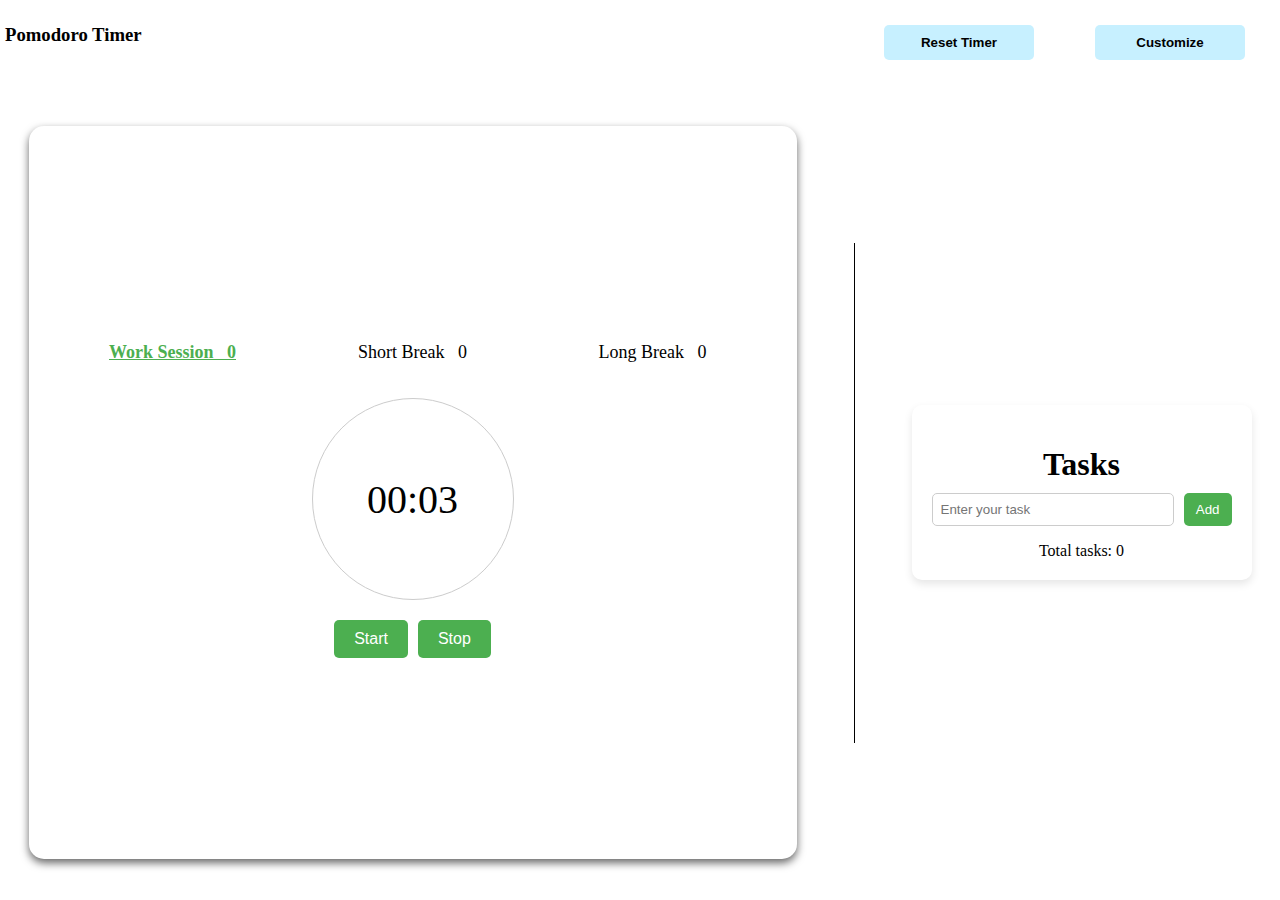
<file: PomodoroTimer/index.html>
<!DOCTYPE html>
<html lang="en">
<head>
    <meta charset="UTF-8">
    <meta name="viewport" content="width=device-width, initial-scale=1.0">
    <link rel="stylesheet" href="style.css">
    <audio id="alarm" src="audio/alarm.wav"></audio>
    <title>Pomodoro Timer</title>
</head>
<body>
    <div class="container">
        <nav>
            <h3>Pomodoro Timer</h3>
            <div class="nav-buttons">
                <button onclick="resetAll()"><strong>Reset Timer</strong></button>
                <button onclick="customize()"><strong>Customize</strong></button>
            </div>
        </nav>
        <div class="main">
            <div class="timer">
                <ul class="options">
                    <li id="work" onclick="worktime()">Work Session  &nbsp;&nbsp;0</li>
                    <li id="short" onclick="shortbreak()">Short Break &nbsp;&nbsp;0</li>
                    <li id="long" onclick="longbreak()">Long Break &nbsp;&nbsp;0</li>
                </ul>
                <div class="time">
                    <span id="minutes">00</span>
                    <span>:</span>
                    <span id="seconds">03</span>
                </div>
                <div class="buttons">
                    <button id="start" onclick="starttime()">Start</button>
                    <button id="pause" onclick="stoptime()">Stop</button>
                </div>
            </div>
            <div class="Ligne"></div>
            <div class="tasks-container">
                <h1>Tasks</h1>
                <div class="task">
                    <input type="text" id="task" placeholder="Enter your task">
                    <button onclick="addTask()">Add</button>
                </div>
                <div class="tasks">
                    <ul id="tasks"></ul>
                </div>
                <div class="task-counter">Total tasks: <span id="task-count">0</span></div>
            </div>
        </div>
    </div>
    <script src="main.js"></script>
</body>
</html>
</file>
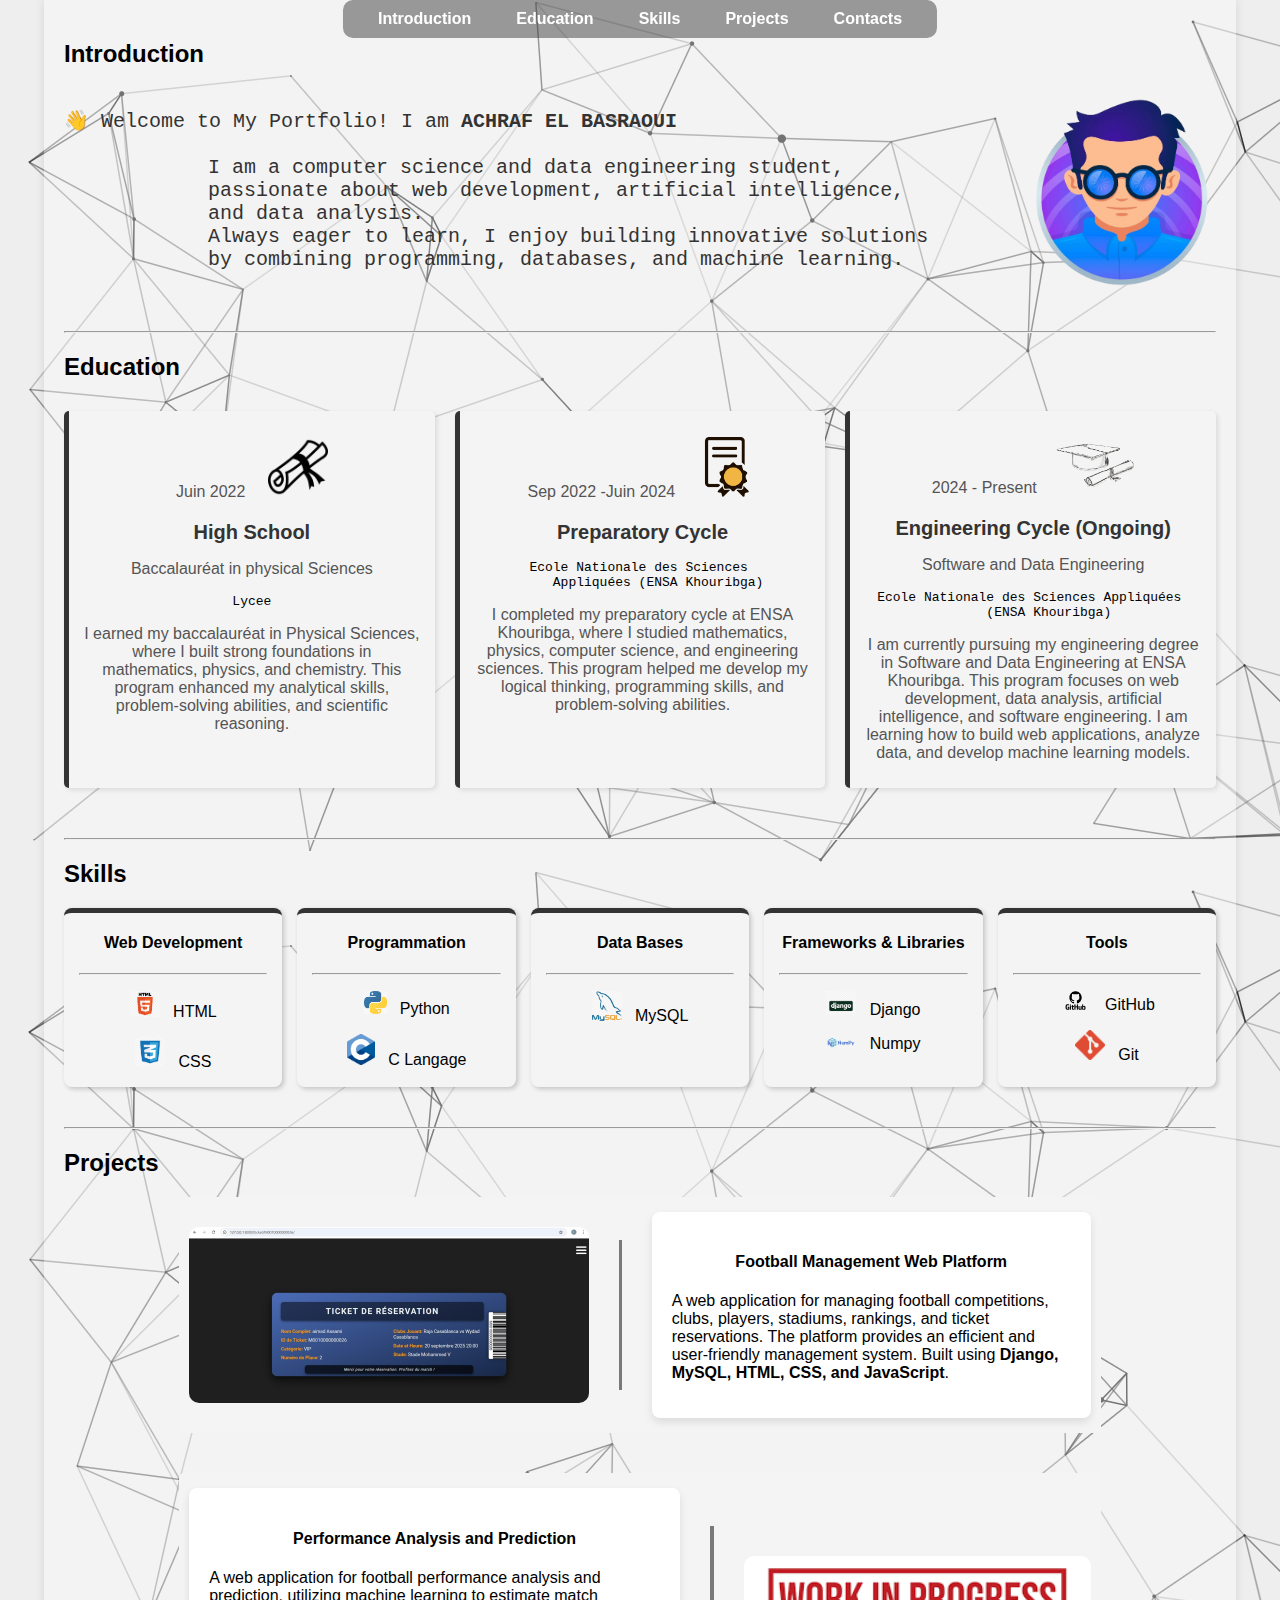
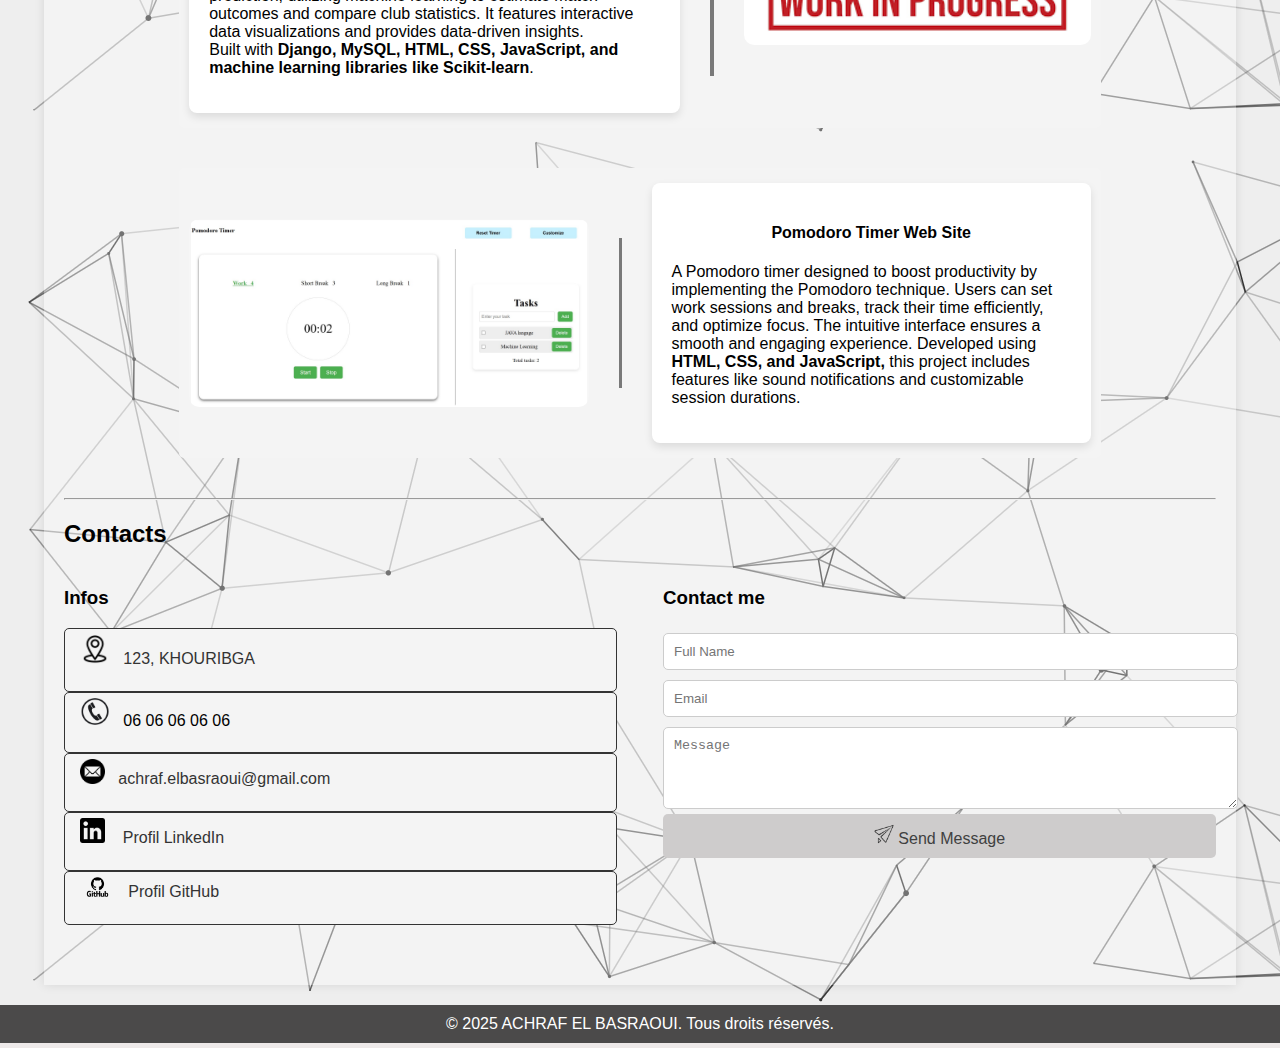
<file: PORTFOLIO/index.html>
<!DOCTYPE html>
<html lang="en">
<head>
    <meta charset="UTF-8">
    <meta name="viewport" content="width=device-width, initial-scale=1.0">
    <title>Portfolio</title>
    <link rel="stylesheet" href="style.css">
</head>
<body>
    <nav>
        <a href="#intro">Introduction</a>
        <a href="#education">Education</a>
        <a href="#skills">Skills</a>
        <a href="#projects">Projects</a>
        <a href="#contacts">Contacts</a>
    </nav>
    
    <div class="container">
        <section id="intro" class="section">
            <h2>Introduction</h2>
            <div class="intro">
                <pre>👋 Welcome to My Portfolio! I am <strong class="nom">ACHRAF EL BASRAOUI</strong>
        
            I am a computer science and data engineering student, 
            passionate about web development, artificial intelligence, 
            and data analysis. 
            Always eager to learn, I enjoy building innovative solutions 
            by combining programming, databases, and machine learning.</pre>
                <img src="images/avatar.png" alt="logo" title="ACHRAF EL BASRAOUI" >
            </div>
        </section>
        <hr>
        <section id="education" class="section">
            <h2>Education</h2>
            <div class="education">
                <div class="baccalaureat">
                    <p>Juin 2022 &nbsp;&nbsp;&nbsp;&nbsp;<img src="images/bac.png" alt="images" width="60px"></p>
                    <h3>High School </h3>
                    <p>Baccalauréat in physical Sciences</p>
                    <p><pre>Lycee</pre></p>
                    <p>
                        I earned my baccalauréat in Physical Sciences, where I built strong foundations in mathematics, physics, and chemistry. This program enhanced my analytical skills, problem-solving abilities, and scientific reasoning. 
                    </p>
                    
                </div>
                <div class="prepa">
                    <p>Sep 2022 -Juin 2024 &nbsp;&nbsp;&nbsp;&nbsp;<img src="images/prep.png" alt="images" width="60px"></p>
                    <h3>Preparatory Cycle</h3>
                    <p><pre>Ecole Nationale des Sciences 
    Appliquées (ENSA Khouribga)</pre></p>
                    <p>
                        I completed my preparatory cycle at ENSA Khouribga, where I studied mathematics, physics, computer science, and engineering sciences. This program helped me develop my logical thinking, programming skills, and problem-solving abilities.
                    </p>
                </div>
                <div class="IID">
                    <p> 2024 - Present &nbsp;&nbsp;&nbsp;<img src="images/grad.png" alt="images" width="80px"></p>
                    <h3>Engineering Cycle (Ongoing) </h3>
                    <p>Software and Data Engineering</p>
                    <p><pre>Ecole Nationale des Sciences Appliquées 
    (ENSA Khouribga)</pre></p>
                    <p>
                        I am currently pursuing my engineering degree in Software and Data Engineering at ENSA Khouribga. This program focuses on web development, data analysis, artificial intelligence, and software engineering. I am learning how to build web applications, analyze data, and develop machine learning models.
                    </p>
                </div>
            </div>
        </section>
        <hr>
        <section id="skills" class="section">
            <h2>Skills</h2>
            <div class="skills">
                <div class="dev">
                    <h4>Web Development</h4>
                    <hr>
                    <p><img src="images/html_logo.png" alt="html" width="30px">&nbsp;&nbsp;  HTML</p>
                    <p><img src="images/css_logo.png" alt="css" width="30px">&nbsp;&nbsp;  CSS</p>
                </div>
                <div class="prog">
                    <h4>Programmation</h4>
                    <hr>
                    <p><img src="images/python_logo.png" alt="python" width="23px">&nbsp;&nbsp;  Python</p>
                    <p><img src="images/c_logo.png" alt="c" width="28px">&nbsp;&nbsp;  C Langage</p>
                    
                </div>
                <div class="data">
                    <h4>Data Bases</h4>
                    <hr>
                    <p><img src="images/mysql_logo.png" alt="mysql" width="30px">&nbsp;&nbsp;  MySQL</p>
                </div>
                <div class="fram">
                    <h4>Frameworks & Libraries</h4>
                    <hr>
                    <p><img src="images/django_logo.png" alt="Django" width="30px">&nbsp;&nbsp; Django</p>
                    <p><img src="images/NumPy_logo.png" alt="Flask" width="30px">&nbsp;&nbsp; Numpy</p>
                </div>
                <div class="tools">
                    <h4>Tools</h4>
                    <hr>
                    <p><img src="images/GitHub-Logo.png" alt="github" width="33px">&nbsp;&nbsp; GitHub</p>
                    <p><img src="images/git_logo.png" alt="Git" width="30px">&nbsp;&nbsp; Git</p>
                </div>
            </div>
        </section>
        <hr>
        <section id="projects" class="section">
            <h2>Projects</h2>
            <div class="projects">
                <div class="project" id="1" onmouseover="showrepo('repo1')" onmouseout="hiderepo('repo1')">
                    <img src="images/proj1.jpeg" alt="Projet 1" width="360">
                    <div class="separator"></div>
                    <div class="text">
                        <h4>Football Management Web Platform</h4>
                        <p>A web application for managing football competitions, clubs, players, stadiums, rankings, and ticket reservations. The platform provides an efficient and user-friendly management system. Built using <strong>Django, MySQL, HTML, CSS, and JavaScript</strong>.</p>
                    </div>
                    <div class="repo-info" id="repo1" title="Repos Link">
                        <a href="https://github.com/" target="_blank">
                            <img src="images/GitHub-Logo.png" alt="GitHub">
                        </a>
                    </div>
                </div>

                <div class="project reverse" id="2" onmouseover="showrepo('repo2')" onmouseout="hiderepo('repo2')">
                    <div class="text">
                        <h4>Performance Analysis and Prediction</h4>
                        <p>A web application for football performance analysis and prediction, utilizing machine learning to estimate match outcomes and compare club statistics. It features interactive data visualizations and provides data-driven insights. <br>Built with <strong>Django, MySQL, HTML, CSS, JavaScript, and machine learning libraries like Scikit-learn</strong>.</p>
                    </div>
                    <div class="separator"></div>
                    <img src="images/proj2.png" alt="Projet 2" width="140">

                    <div class="repo-info" id="repo2" title="Repos Link">
                        <a href="https://github.com/" target="_blank">
                            <img src="images/GitHub-Logo.png" alt="GitHub">
                        </a>
                    </div>
                </div>

                <div class="project" id="3" onmouseover="showrepo('repo3')" onmouseout="hiderepo('repo3')">
                    <img src="images/proj3.jpg" alt="Projet 3" >
                    <div class="separator"></div>
                    <div class="text">
                        <h4>Pomodoro Timer Web Site</h4>
                        <p>A Pomodoro timer designed to boost productivity by implementing the Pomodoro technique. Users can set work sessions and breaks, track their time efficiently, and optimize focus. The intuitive interface ensures a smooth and engaging experience. Developed using <strong> HTML, CSS, and JavaScript,</strong> this project includes features like sound notifications and customizable session durations.</p>
                    </div>
                    <div class="repo-info" id="repo3" title="Repos Link">
                        <a href="https://github.com/" target="_blank">
                            <img src="images/GitHub-Logo.png" alt="GitHub">
                        </a>
                    </div>
                </div>
            </div>
        </section>
        <hr>
        <section id="contacts" class="section">
            <h2>Contacts</h2>
            <div class="contact-container">
                <div class="contact-info">
                    <h3>Infos</h3>
                    <div class="localisation">
                        <a href="https://www.google.com/maps/place/Khouribga/@32.8808771,-6.9584935,13z/data=!3m1!4b1!4m6!3m5!1s0xda427fa6cc01abd:0x81e42d2370814027!8m2!3d32.8867434!4d-6.9114722!16zL20vMDRsdHF0?entry=ttu&g_ep=EgoyMDI1MDIxMi4wIKXMDSoASAFQAw%3D%3D" target="_blank"><img src="images/localisation_logo.png" alt="location" width="30px">&nbsp;&nbsp; 123, KHOURIBGA</a><br><br>
                    </div>
                    <div class="phone">
                        <img src="images/phone-logo.png" alt="phone" width="30px">&nbsp;&nbsp; 06 06 06 06 06 <br><br>
                    </div>
                    <div class="email">
                        <a href="mailto:achraf.elbasraoui@gmail.com"><img src="images/email_logo.png" alt="email" width="25px">&nbsp;&nbsp;  achraf.elbasraoui@gmail.com</a><br><br>
                    </div>
                    <div class="linkedin">
                        <a href="https://www.linkedin.com/in/achraf-el-basraoui-8090852b9" target="_blank"><img src="images/linkedin.png" alt="linkedin" width="25px">&nbsp;&nbsp;&nbsp; Profil LinkedIn</a> <br><br>
                    </div>
                    <div class="github">
                        <a href="https://github.com/ELBASRAOUIACHRAF" target="_blank"><img src="images/GitHub-Logo.png" alt="github" width="35px">&nbsp;&nbsp; Profil GitHub</a><br><br>
                    </div>
                </div>
                <div class="contact-form">
                    <form>
                        <h3>Contact me</h3>
                        <input type="text" placeholder="Full Name" required>
                        <input type="email" placeholder="Email" required>
                        <textarea rows="4" placeholder="Message" required></textarea>
                        <button type="submit">
                            <img src="images/send.png" alt="Send Icon" width="20"> Send Message
                        </button>
                    </form>
                </div>
            </div>
        </section>        
    </div>
    <script src="main.js"></script>
    <footer align = "center" style="background-color: #4b4a4a; padding: 10px;">&copy; 2025 <a href="https://github.com/ELBASRAOUIACHRAF" target="_blank">ACHRAF EL BASRAOUI</a>. Tous droits réservés.</footer>
</body>
</html>
</file>
<file: PomodoroTimer/style.css>
body {
    margin: 0;
    height: 100vh;
    display: flex;
    justify-content: center;
    align-items: center;

}
.container {
    display: flex;
    flex-direction: column;
    height: 100vh;
    width: 100%;
}
nav {
    display: flex;
    color: rgb(0, 0, 0);
    padding: 5px;

}
.nav-buttons {
    margin-left: auto;
    display: flex;
    justify-content: space-between;
    padding: 20px;
    width: 30%;

}
.nav-buttons button{
    cursor: pointer;
    background-color: #c7f0ff;
    border: none;
    border-radius: 5px;
    width: 150px;
    padding: 10px;
    margin: 0 10px;
}
.main {
    display: flex;
    justify-content: space-around;
    align-items: center;
    height: 100%;
    background-color: white;
    color: rgb(0, 0, 0);
}
    .Ligne {
        position: relative;
        border-left: 1px solid black;
        height: 500px;
        right: 0px;
    }
    .timer {
        display: flex;
        box-shadow: 0 4px 8px rgba(0, 0, 0, 0.6);
        flex-direction: column;
        align-items: center;
        justify-content: center;
        border-radius: 15px;
        height: 90%;
        width: 60%;
    }

    .options {
        list-style: none;
        padding: 0;
        margin: 10px ;
        display: flex;
        justify-content: center;
        gap: 20px;
    }

    .options li {
        cursor: pointer;
        padding: 5px 10px;
        border-radius: 5px;
        flex: 1;
        border: none;
        text-align: center;
        width: 200px;
        font-size: large;
    }

    .options li:hover {
        background-color: #f1f1f1;;
    }

    .time {
        font-size: 2em;
        display: flex;
        text-align: center;
        justify-content: center;
        align-items: center;
        font-size: 40px;
        margin: 20px 0;
        border-radius: 50%;
        border: 1px solid #ccc;
        width: 200px;
        height: 200px;
    }

    .buttons {
        display: flex;
        justify-content: center;
        gap: 10px;
    }

    .buttons button {
        padding: 10px 20px;
        font-size: 16px;
        border: none;
        border-radius: 5px;
        cursor: pointer;
        background-color: #4CAF50;
        color: white;
        flex: 1;
    }

    .tasks-container {
        background: white;
        padding: 20px;
        border-radius: 10px;
        box-shadow: 0 4px 8px rgba(0, 0, 0, 0.1);
        text-align: center;
        width: 300px;
        max-height: 400px;
        overflow-y: auto;
    }

    h1 {
        margin-bottom: 10px;
    }

    .task {
        display: flex;
        gap: 10px;
        margin-bottom: 10px;
    }

    input[type="text"] {
        flex: 1;
        padding: 8px;
        border: 1px solid #ccc;
        border-radius: 5px;
    }

    .tasks-container button {
        padding: 8px 12px;
        border: none;
        background-color: #4CAF50;
        color: white;
        border-radius: 5px;
        cursor: pointer;
    }

    button:hover {
        background-color: #45a049;
    }

    .tasks {
        text-align: left;
    }

    ul {
        list-style: none;
        padding: 0;
    }

    .tasks-container li {
        background: #eee;
        margin: 5px 0;
        padding: 4px;
        display: flex;
        align-items: center;
        justify-content: space-between;
        border-radius: 5px;
        cursor: pointer;
    }

    li.completed {
        text-decoration: line-through;
        color: gray;
    }
    .underlined {
        text-decoration: underline;
        font-weight: bold;
        color: #4CAF50;
    }
</file>
<file: PORTFOLIO/style.css>
body {
    background-image: url("images/cool-background.png");
    font-family: Arial, sans-serif;
    margin: 0;
    padding: 0;
    background-color: #ede9e9;
}

nav {
    position: fixed;
    left: 50%;
    transform: translate(-50%);
    background-color: #33333379;
    color: white;
    padding: 10px 20px; 
    border-radius: 10px; 
    display: flex;
    justify-content: center;
    gap: 15px;
    z-index: 1000;
}

nav a {
    color: white;
    margin: 0 15px;
    text-decoration: none;
    font-weight: bold;
}

nav a:hover {
    color: #f1c40f;
}

.container {
    width: 90%;
    margin: auto;
    padding: 20px;
    background: rgba(255, 255, 255, 0.317);
    box-shadow: 0 0 10px rgba(0, 0, 0, 0.1);
}

.section {
    margin-bottom: 40px;
}
.nom {
    font-size: 20px;
    color: #333;
    margin-bottom: 10px;
}
.intro  {
    display: flex;
    justify-content: space-between;
    align-items: center;
    gap: 20px;
    flex-wrap: wrap;
}
.intro pre {
    font-size: 20px;
    color: #333;
}
.intro img {
    width: 190px; 
    height: auto; 
    align-self: center; 
}
.education {
    display: flex;
    justify-content: space-around;
    gap: 20px; 
}
.baccalaureat, .prepa, .IID {
    background-color: #f4f4f4;  
    border-left: 5px solid #333; 
    padding: 10px 15px;
    margin: 10px 0;
    flex: 1;
    border-radius: 5px; 
    min-height: 150px; /* Hauteur minimale égale */
    text-align: center;
    box-shadow: 2px 2px 5px rgba(0, 0, 0, 0.1); 
}

.baccalaureat h3 ,.prepa h3, .IID h3 {
    color: #333;
    font-size: 20px; 
    margin-bottom: 5px;
}

.baccalaureat p, .prepa p, .IID p {
    font-size: 16px;
    color: #555; 
}
.baccalaureat:hover, .prepa:hover, .IID:hover {
    background-color: #e0e0e0;
    transform: scale(1.03);
    transition: all 0.3s ease-in-out;
}


.skills {
    display: flex;
    justify-content: space-around; 
    flex-wrap: wrap; 
    gap: 15px; 
}

.dev, .prog, .data, .fram, .tools {
    border-top: 5px solid #333; 
    border-radius: 8px; 
    padding: 0px 15px; 
    background-color: #f4f4f4;
    text-align: center;
    min-width: 150px; 
    flex: 1; 
    box-shadow: 2px 2px 5px rgba(0, 0, 0, 0.2); 
}

.dev:hover, .prog:hover, .data:hover, .fram:hover, .tools:hover {
    background-color: #e0e0e0;
    transform: scale(1.03);
    transition: all 0.3s ease-in-out;
}

.projects {
    display: flex;
    flex-direction: column;
    gap: 40px;
    width: 80%;
    margin: auto;
}

.project {
    position: relative;
    display: flex;
    align-items: center;
    justify-content: center;
    border: none;
    background-color: #f4f4f4;
    border-radius: 5px;
    padding: 15px 10px;
    gap: 10px;
}

.repo-info {
    display: none; 
    background-color: rgba(0, 0, 0, 0.24);
    width: 100px ;
    height: auto;
    padding: 7px 10px;
    position: absolute;
    border-radius: 5px;
    z-index: 10;
    left: 50%; 
    bottom: 10px; 
    transform: translateX(-50%);
}
.repo-info a {
    display: flex;
    justify-content: center;
}
.text {
    max-width: 50%;
    padding: 20px;
    background: white;
    box-shadow: 0 4px 8px rgba(0, 0, 0, 0.1);
    border-radius: 8px;
}

.projects img {
    width: 50%;
    max-width: 400px;
    height: auto;
    border-radius: 10px;
}
.separator {
    border-left: #000 solid 2px;
    width: 2px;
    height: 150px;
    background-color: #000;
    opacity: 0.5;
    margin: 0 20px ;
}
.projects h4 {
    text-align: center;
}
.contact-container {
    display: flex;
    justify-content: space-between;
    align-items: flex-start;
    gap: 20px;
    flex-wrap: wrap; 
}

.contact-form ,.contact-info {
    width: 48%; 
}

.contact-info a {
    color: #333;
    text-decoration: none;
}

.localisation , .phone, .email, .linkedin, .github {
    border: solid 1px #333;
    background-color: #f4f4f4;
    border-radius: 5px;
    padding: 5px 15px;
    text-align: left;
    flex: 1;
}
.localisation:hover , .phone:hover, .email:hover, .linkedin:hover, .github:hover {
    background-color: #e0e0e0;
    transform: scale(1.03);
    transition: all 0.3s ease-in-out;
}
.contact-form form {
    display: flex;
    flex-direction: column;
}

.contact-form input, .contact-form textarea {
    width: 100%;
    padding: 10px;
    margin: 5px 0;
    border: 1px solid #ccc;
    border-radius: 5px;
}

.contact-form button {
    background-color: #cecccc;
    color: rgb(64, 64, 64);
    cursor: pointer;
    border: none;
    border-radius: 5px;
    padding: 10px;
    font-size: 16px;
}

.contact-form button:hover {
    background-color: #54545225;
    color: white;
}

footer {
    text-align: center;
    background-color: #333;
    color: white;
    padding: 13px;
    margin-top: 20px;
}
footer a {
    color: white;
    text-decoration: none;
}
footer a:hover {
    color: #f1c40f;
}
</file>
